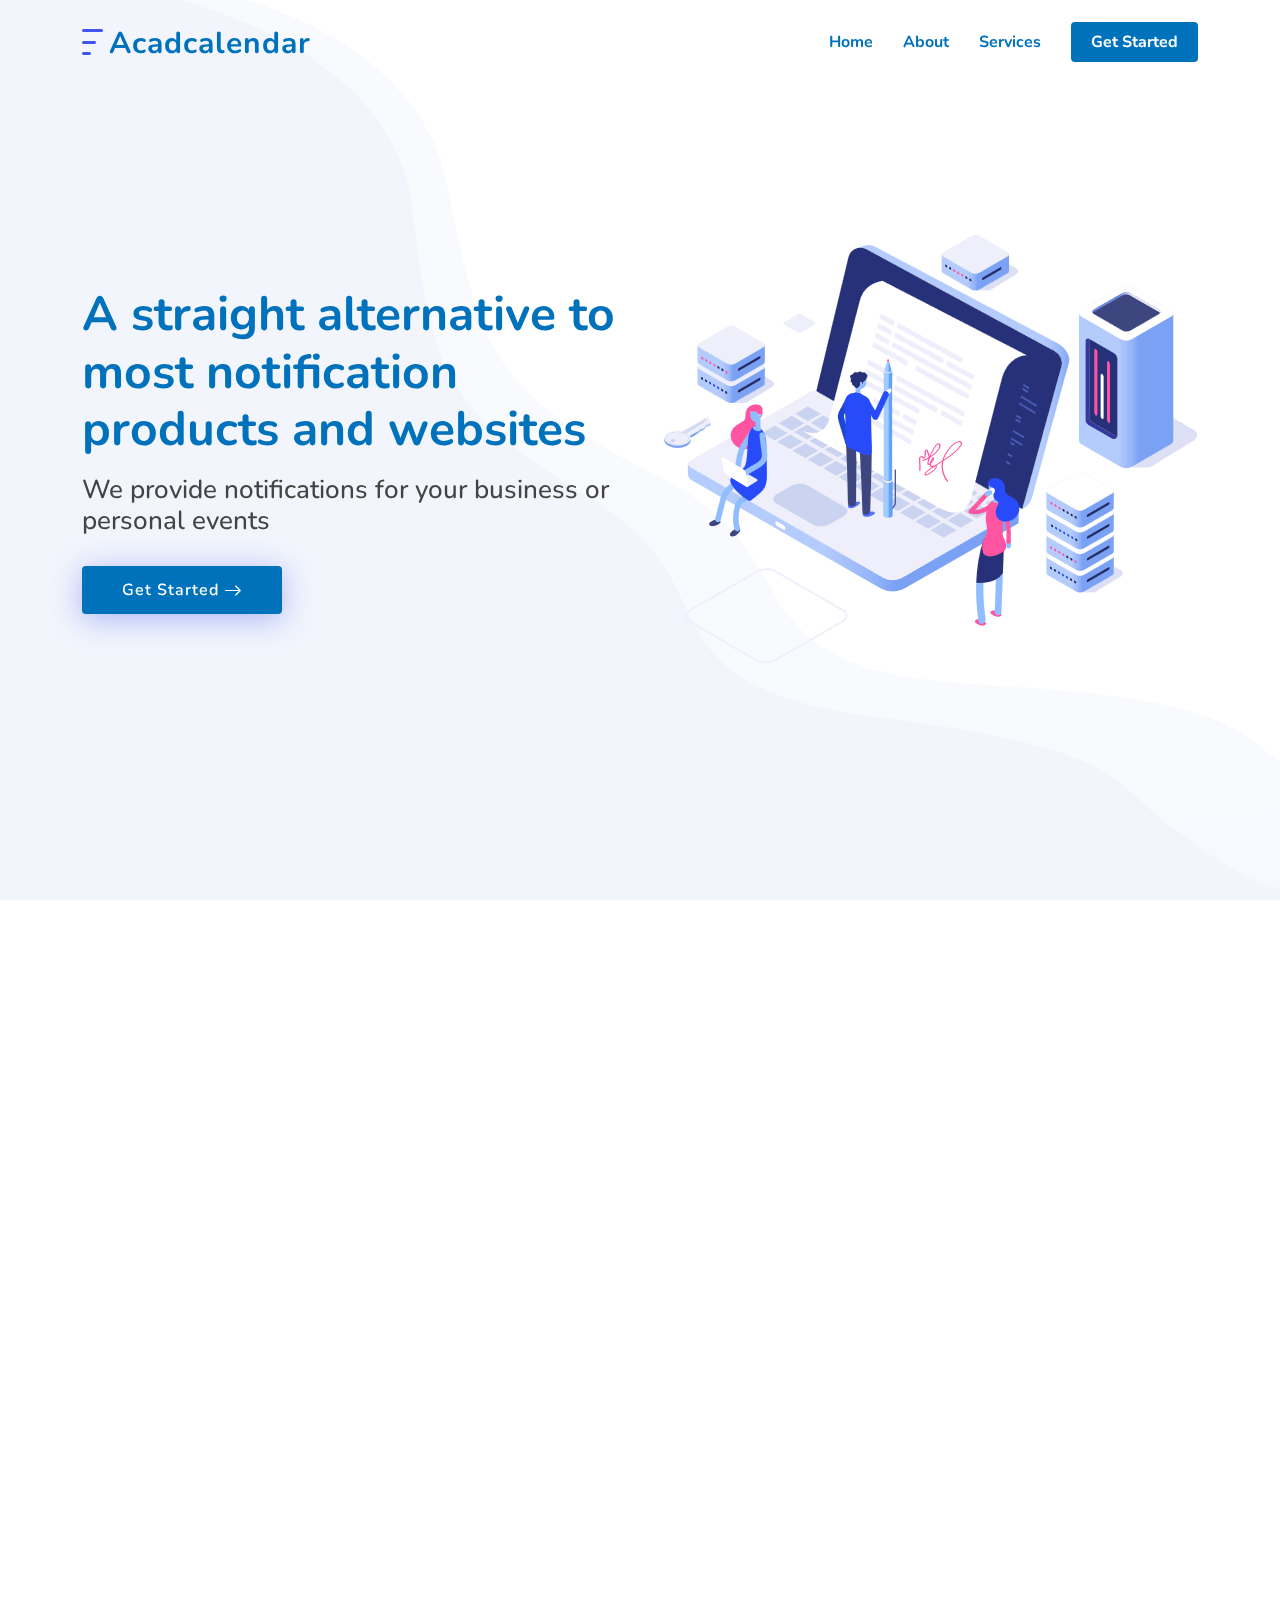
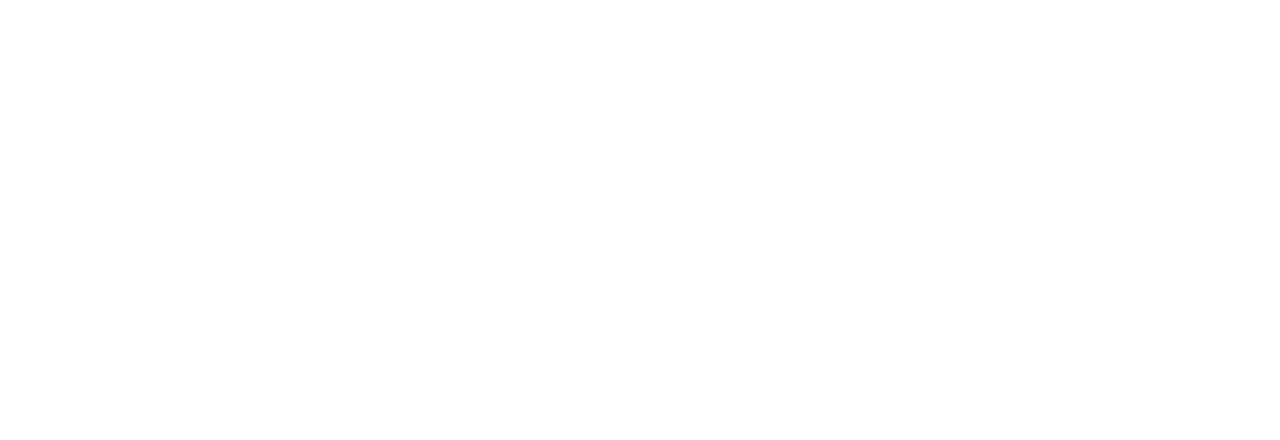
<file: index.html>
<!DOCTYPE html>
<html lang="en">

<head>
    <meta charset="utf-8">
    <meta content="width=device-width, initial-scale=1.0" name="viewport">
    <title>Acadcalendar</title>

    <!-- Favicons -->
    <link href="assets/img/favicon.png" rel="icon">
    <link href="assets/img/apple-touch-icon.png" rel="apple-touch-icon">

    <!-- Google Fonts -->
    <link href="https://fonts.googleapis.com/css?family=Open+Sans:300,300i,400,400i,600,600i,700,700i|Nunito:300,300i,400,400i,600,600i,700,700i|Poppins:300,300i,400,400i,500,500i,600,600i,700,700i" rel="stylesheet">

    <!-- Vendor CSS Files -->
    <link href="assets/vendor/aos/aos.css" rel="stylesheet">
    <link href="assets/vendor/bootstrap/css/bootstrap.min.css" rel="stylesheet">
    <link href="assets/vendor/bootstrap-icons/bootstrap-icons.css" rel="stylesheet">
    <link href="assets/vendor/glightbox/css/glightbox.min.css" rel="stylesheet">
    <link href="assets/vendor/remixicon/remixicon.css" rel="stylesheet">
    <link href="assets/vendor/swiper/swiper-bundle.min.css" rel="stylesheet">

    <!-- Main CSS File -->
    <link href="assets/css/web_style.css" rel="stylesheet">
</head>

<body>
      <!-- Header -->
      <header id="header" class="header fixed-top">
        <div class="container-fluid container-xl d-flex align-items-center justify-content-between">
       <!-- .navbar -->
          <a href="index.html" class="logo d-flex align-items-center">
            <img src="assets/img/logo.png" alt="">
            <span>Acadcalendar</span>
          </a>
          <nav id="navbar" class="navbar">
            <ul>
              <li><a class="nav-link scrollto active" href="#hero">Home</a></li>
              <li><a class="nav-link scrollto" href="#about">About</a></li>
              <li><a class="nav-link scrollto" href="#services">Services</a></li>
              <li><a class="getstarted scrollto" href="./calendar_log/login.html">Get Started</a></li>
            </ul>
            <i class="bi bi-list mobile-nav-toggle"></i>
          </nav>
        </div>
      </header>
      <!-- End Header -->

  <!-- Hero Section-->
  <section id="hero" class="hero d-flex align-items-center">

    <div class="container">
      <div class="row">
        <div class="col-lg-6 d-flex flex-column justify-content-center">
          <h1 data-aos="fade-up">A straight alternative to most notification products and websites</h1>
          <h2 data-aos="fade-up" data-aos-delay="400">We provide notifications for your business or personal events</h2>
          <div data-aos="fade-up" data-aos-delay="600">
            <div class="text-center text-lg-start">
              <a href="calendar_log/login.html" class="btn-get-started scrollto d-inline-flex align-items-center justify-content-center align-self-center">
                <span>Get Started</span>
                <i class="bi bi-arrow-right"></i>
              </a>
            </div>
          </div>
        </div>
        <div class="col-lg-6 hero-img" data-aos="zoom-out" data-aos-delay="200">
          <img src="assets/img/hero-img.png" class="img-fluid" alt="">
        </div>
      </div>
    </div>

  </section>
  <!-- End Hero -->
  
  <main id="main">
        <!-- About Section -->
        <section id="about" class="about">

        <div class="container" data-aos="fade-up">
            <div class="row gx-0">

            <div class="col-lg-6 d-flex flex-column justify-content-center" data-aos="fade-up" data-aos-delay="200">
                <div class="content">
                <h3>Who We Are</h3>
                <h2>We created this website in order to create a better, more efficient event notification calendar to the masses</h2>
                <p>
                    Furthermore, we added special fucntionalities that allow it to stand above its competitors.
                </p>
                <div class="text-center text-lg-start">
                    <a href="#" class="btn-read-more d-inline-flex align-items-center justify-content-center align-self-center">
                    <span>Read More</span>
                    <i class="bi bi-arrow-right"></i>
                    </a>
                </div>
                </div>
            </div>

            <div class="col-lg-6 d-flex align-items-center" data-aos="zoom-out" data-aos-delay="200">
                <img src="assets/img/about.jpg" class="img-fluid" alt="">
            </div>
            </div>
        </div>
        </section>
        <!-- End About Section -->

    <!-- Services Section  -->
    <section id="services" class="services">

      <div class="container" data-aos="fade-up">

        <header class="section-header">
          <h2>Services</h2>
          <p>You can send notifications to others and to yourself via...</p>
        </header>

        <div class="row gy-4">
          <div class="col-lg-4 col-md-6" data-aos="fade-up" data-aos-delay="200">
            <div class="service-box blue">
              <i class="ri-discuss-line icon"></i>
              <h3>Website Alerts</h3>
              <p>Notifications sent to you directly on the website</p>
              <a href="#" class="read-more"><span>Read More</span> <i class="bi bi-arrow-right"></i></a>
            </div>
          </div>

          <div class="col-lg-4 col-md-6" data-aos="fade-up" data-aos-delay="300">
            <div class="service-box orange">
              <i class="ri-discuss-line icon"></i>
              <h3>Emails</h3>
              <p>Notifications sent to you via Email</p>
              <a href="#" class="read-more"><span>Read More</span> <i class="bi bi-arrow-right"></i></a>
            </div>
          </div>

          <div class="col-lg-4 col-md-6" data-aos="fade-up" data-aos-delay="400">
            <div class="service-box green">
              <i class="ri-discuss-line icon"></i>
              <h3>SMS Messages</h3>
              <p>Notifications sent to you via SMS</p>
              <a href="#" class="read-more"><span>Read More</span> <i class="bi bi-arrow-right"></i></a>
            </div>
          </div>
        </div>
      </div>
    </section>
    <!-- End Services Section -->



    </main>
</body>
 <!-- Vendor JS Files -->
 <script src="assets/vendor/purecounter/purecounter_vanilla.js"></script>
 <script src="assets/vendor/aos/aos.js"></script>
 <script src="assets/vendor/bootstrap/js/bootstrap.bundle.min.js"></script>
 <script src="assets/vendor/glightbox/js/glightbox.min.js"></script>
 <script src="assets/vendor/isotope-layout/isotope.pkgd.min.js"></script>
 <script src="assets/vendor/swiper/swiper-bundle.min.js"></script>

 <!-- Main JS File -->
 <script src="assets/js/web_main.js"></script>
</html>
</file>
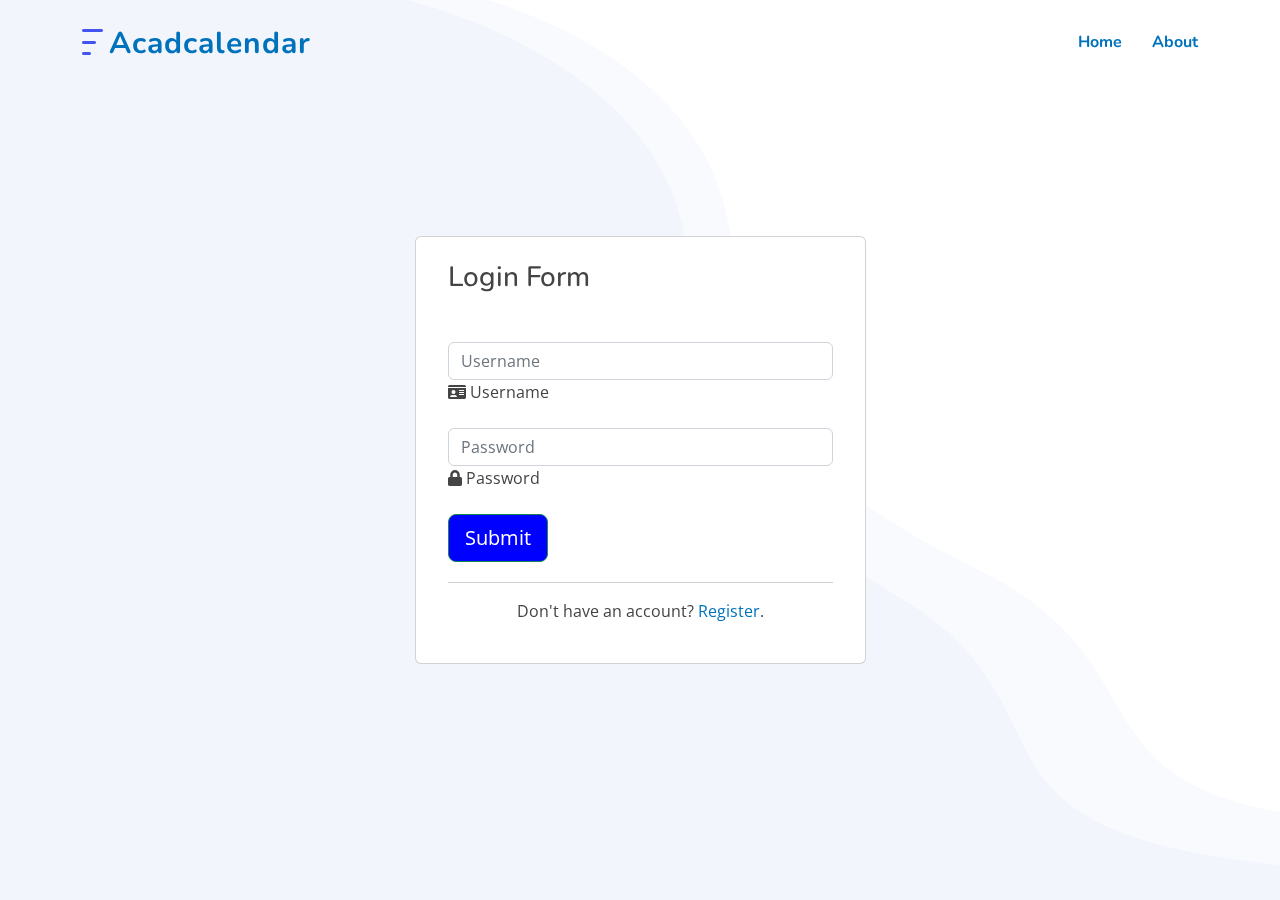
<file: calendar_log/login.html>
<!DOCTYPE html>
<html lang="en">

<head>
    <meta charset="utf-8">
    <meta content="width=device-width, initial-scale=1.0" name="viewport">
    <title>Acadcalendar - Login Form</title>

    <!-- Favicons -->
    <link href="../assets/img/favicon.png" rel="icon">
    <link href="../assets/img/apple-touch-icon.png" rel="apple-touch-icon">

    <!-- Google Fonts -->
    <link href="https://fonts.googleapis.com/css?family=Open+Sans:300,300i,400,400i,600,600i,700,700i|Nunito:300,300i,400,400i,600,600i,700,700i|Poppins:300,300i,400,400i,500,500i,600,600i,700,700i" rel="stylesheet">
    <link href="https://use.fontawesome.com/releases/v5.7.1/css/all.css" rel="stylesheet">

    <!-- Vendor CSS Files -->
    <link href="../assets/vendor/aos/aos.css" rel="stylesheet">
    <link href="../assets/vendor/bootstrap/css/bootstrap.min.css" rel="stylesheet">
    <link href="../assets/vendor/bootstrap-icons/bootstrap-icons.css" rel="stylesheet">
    <link href="../assets/vendor/glightbox/css/glightbox.min.css" rel="stylesheet">
    <link href="../assets/vendor/remixicon/remixicon.css" rel="stylesheet">
    <link href="../assets/vendor/swiper/swiper-bundle.min.css" rel="stylesheet">

    <!-- Main CSS File -->
    <link href="../assets/css/web_style.css" rel="stylesheet">
    
</head>

<body>
    <!-- Header -->
    <header id="header" class="header fixed-top">
        <div class="container-fluid container-xl d-flex align-items-center justify-content-between">
    <!-- .navbar -->
            <a href="../index.html" class="logo d-flex align-items-center">
                <img src="../assets/img/logo.png" alt="">
                <span>Acadcalendar</span>
            </a>
            <nav id="navbar" class="navbar">
                <ul>
                <li><a class="nav-link scrollto active" href="../index.html#hero">Home</a></li>
                <li><a class="nav-link scrollto" href="../index.html#about">About</a></li>
                </ul>
                <i class="bi bi-list mobile-nav-toggle"></i>
            </nav>
        </div>
    </header>
    <!-- End Header -->

    <section class="d-flex align-items-center" style="background-image: url('../assets/img/hero-bg.png'); height: 100vh;">
            <div class="container py-5 h-100 login overflow-auto" data-aos="fade-up">
                <div class="row d-flex justify-content-center align-items-center h-100">
                    <div class="col-lg-7 col-xl-5">
                        <div class="card rounded-2">
                            <div class="card-body p-3 p-md-4">
                            <!-- Title -->
                            <h3 class="mb-3 pb-2 pb-md-0 mb-md-5 px-md-2">Login Form</h3>
                            
                            <!-- Form -->
                            <!-- PHP link -->
                            <form class="px-md-2" action="login_authenticate.php" method="post" autocomplete="off">
                                <!-- Username -->
                                <div class="form-outline mb-3">
                                <input type="text" class="form-control" name="username" placeholder="Username" id="username" required />
                                <i class="fas fa-id-card"></i>
                                <label class="form-label" for="Username">Username</label>
                                </div>
                                        
                                <!-- Password -->
                                <div class="form-outline mb-3">
                                <input type="password" class="form-control" name="password" placeholder="Password" id="password" required/>
                                <i class="fas fa-lock"></i>
                                <label class="form-label" for="Password">Password</label>
                                </div>
                                    
                                <!-- Button -->
                                <button type="submit" class="btn btn-success btn-lg mb-1" style="background-color: #0000FF;">Submit</button>
                                    <!-- Other Stuff -->
                                    <hr>
                                    <p style="text-align:center;">Don't have an account? <a href="register.html">Register</a>.</p>
                            </form>
                                <!-- end of form -->
                            </div>
                        </div>
                    </div>
                </div>
             </div>
    </section>

</body>

 <!-- Vendor JS Files -->
 <script src="../assets/vendor/purecounter/purecounter_vanilla.js"></script>
 <script src="../assets/vendor/aos/aos.js"></script>
 <script src="../assets/vendor/bootstrap/js/bootstrap.bundle.min.js"></script>
 <script src="../assets/vendor/glightbox/js/glightbox.min.js"></script>
 <script src="../assets/vendor/isotope-layout/isotope.pkgd.min.js"></script>
 <script src="../assets/vendor/swiper/swiper-bundle.min.js"></script>

 <!-- Main JS File -->
 <script src="../assets/js/web_main.js"></script>
</html>
</file>
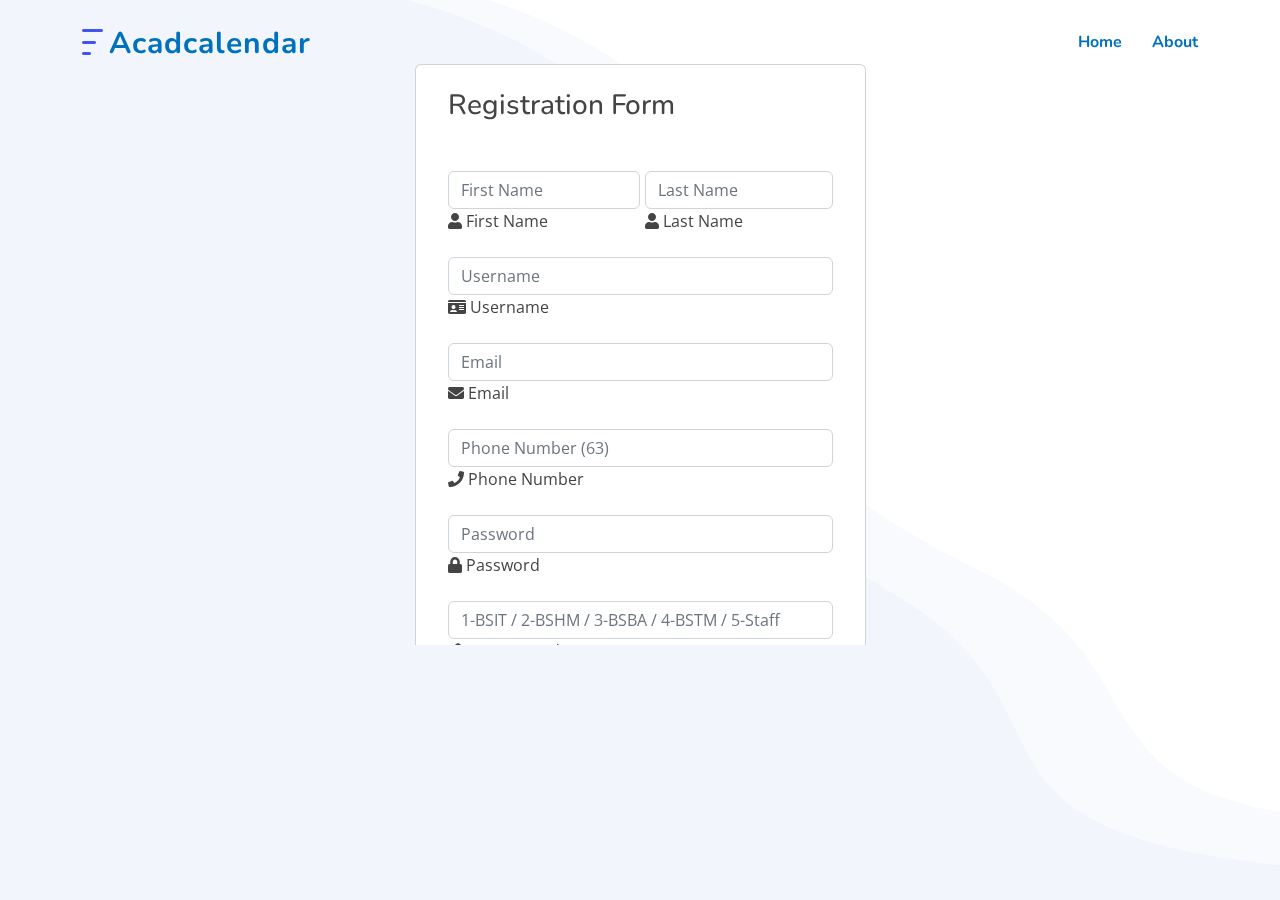
<file: calendar_log/register.html>
<!DOCTYPE html>
<html lang="en">

<head>
    <meta charset="utf-8">
    <meta content="width=device-width, initial-scale=1.0" name="viewport">
    <title>Acadcalendar - Registration Form</title>

    <!-- Favicons -->
    <link href="../assets/img/favicon.png" rel="icon">
    <link href="../assets/img/apple-touch-icon.png" rel="apple-touch-icon">

    <!-- Google Fonts -->
    <link href="https://fonts.googleapis.com/css?family=Open+Sans:300,300i,400,400i,600,600i,700,700i|Nunito:300,300i,400,400i,600,600i,700,700i|Poppins:300,300i,400,400i,500,500i,600,600i,700,700i" rel="stylesheet">
    <link href="https://use.fontawesome.com/releases/v5.7.1/css/all.css" rel="stylesheet">

    <!-- Vendor CSS Files -->
    <link href="../assets/vendor/aos/aos.css" rel="stylesheet">
    <link href="../assets/vendor/bootstrap/css/bootstrap.min.css" rel="stylesheet">
    <link href="../assets/vendor/bootstrap-icons/bootstrap-icons.css" rel="stylesheet">
    <link href="../assets/vendor/glightbox/css/glightbox.min.css" rel="stylesheet">
    <link href="../assets/vendor/remixicon/remixicon.css" rel="stylesheet">
    <link href="../assets/vendor/swiper/swiper-bundle.min.css" rel="stylesheet">

    <!-- Main CSS File -->
    <link href="../assets/css/web_style.css" rel="stylesheet">
</head>

<body>
    <!-- Header -->
    <header id="header" class="header fixed-top">
        <div class="container-fluid container-xl d-flex align-items-center justify-content-between">
    <!-- .navbar -->
        <a href="../index.html" class="logo d-flex align-items-center">
            <img src="../assets/img/logo.png" alt="">
            <span>Acadcalendar</span>
        </a>
        <nav id="navbar" class="navbar">
            <ul>
            <li><a class="nav-link scrollto active" href="../index.html#hero">Home</a></li>
            <li><a class="nav-link scrollto" href="../index.html#about">About</a></li>
            </ul>
            <i class="bi bi-list mobile-nav-toggle"></i>
        </nav>
        </div>
    </header>
    <!-- End Header -->

    <section class="d-flex" style="background-image: url('../assets/img/hero-bg.png'); height: 100vh;">
            <div class="container py-1 h-75 login overflow-auto" data-aos="fade-up">
                <div class="row d-flex justify-content-center align-items-center h-100">
                    <div class="col-lg-7 col-xl-5">
                    <div class="card rounded-2">
                        <div class="card-body p-3 p-md-4">
                        <!-- Title -->
                        <h3 class="mb-4 pb-2 pb-md-0 mb-md-5 px-md-2">Registration Form</h3>
                        
                        <!-- Form -->
                        <!-- PHP link -->
                        <form class="px-md-2" action="register.php" method="post" autocomplete="off">
                             <!-- First name -->
                            <div class="form-outline mb-3"  style="width:50%;float:left">
                            <input type="text" class="form-control" name="firstname" placeholder="First Name" id="firstname" required />
                            <i class="fas fa-user"></i>
                            <label class="form-label" for="Firstname">First Name</label>
                            </div>

                             <!-- Last name -->
                            <div class="form-outline mb-3" style="width:50%;float:left;padding-left: 5px;">
                            <input type="text" class="form-control" name="lastname" placeholder="Last Name" id="lastname" required />
                            <i class="fas fa-user"></i>
                            <label class="form-label" for="Lastname">Last Name</label>
                            </div>

                            <!-- Username -->
                            <div class="form-outline mb-3">
                            <input type="text" class="form-control" name="username" placeholder="Username" id="username" required />
                            <i class="fas fa-id-card"></i>
                            <label class="form-label" for="Username">Username</label>
                            </div>
                            
                            <!-- Email -->
                            <div class="form-outline mb-3">
                            <input type="email" class="form-control" name="email" placeholder="Email" id="email" />
                            <i class="fas fa-envelope"></i>
                            <label class="form-label" for="Email">Email</label>
                            </div>

                            <!-- Phone -->
                            <div class="form-outline mb-3">
                            <input type="phone" class="form-control" name="phone" placeholder="Phone Number (63)" id="phone" />
                            <i class="fas fa-phone"></i>
                            <label class="form-label" for="Phone">Phone Number</label>
                            </div>
                            
                            <!-- Password -->
                            <div class="form-outline mb-3">
                            <input type="password" class="form-control" name="password" placeholder="Password" id="password" required/>
                            <i class="fas fa-lock"></i>
                            <label class="form-label" for="Password">Password</label>
                            </div>
                            
                            <!-- Course -->
                            <div class="form-outline mb-3">
                            <input type="text" class="form-control" name="course" placeholder="1-BSIT / 2-BSHM / 3-BSBA / 4-BSTM / 5-Staff" id="course" required/>
                            <i class="fas fa-school"></i>
                            <label class="form-label" for="course">Course Code</label>
                            </div>
    
                            <!-- Year -->
                            <div class="form-outline mb-3">
                            <input type="text" class="form-control" name="year" placeholder="1-1st / 2-2nd / 3-3rd / 4-4th / 5-Staff" id="year" required/>
                            <i class="fas fa-graduation-cap"></i>
                            <label class="form-label" for="Year">Year Level Code</label>
                            </div>
                                
                            <!-- Button -->
                            <button type="submit" class="btn btn-success btn-lg mb-1" style="background-color: #0000FF;">Submit</button>
                                <!-- Other Stuff -->
                                <hr>
                                <p style="text-align:center;">Already have an account? <a href="login.html">Sign in</a>.</p>
                        </form>
                            <!-- end of form -->
                        </div>
                    </div>
                    </div>
                </div>
            </div>
    </section>

</body>

 <!-- Vendor JS Files -->
 <script src="../assets/vendor/purecounter/purecounter_vanilla.js"></script>
 <script src="../assets/vendor/aos/aos.js"></script>
 <script src="../assets/vendor/bootstrap/js/bootstrap.bundle.min.js"></script>
 <script src="../assets/vendor/glightbox/js/glightbox.min.js"></script>
 <script src="../assets/vendor/isotope-layout/isotope.pkgd.min.js"></script>
 <script src="../assets/vendor/swiper/swiper-bundle.min.js"></script>

 <!-- Main JS File -->
 <script src="../assets/js/web_main.js"></script>
</html>
</file>
<file: assets/css/web_style.css>
/*--------------------------------------------------------------
# General
--------------------------------------------------------------*/
:root {
  scroll-behavior: smooth;
}

body {
  font-family: "Open Sans", sans-serif;
  color: #444444;
}

a {
  color: #0072bc;
  text-decoration: none;
}

a:hover {
  color: #717ff5;
  text-decoration: none;
}

h1,
h2,
h3,
h4,
h5,
h6 {
  font-family: "Nunito", sans-serif;
}

/*--------------------------------------------------------------
# Sections
--------------------------------------------------------------*/
section {
  padding: 60px 0;
  overflow: hidden;
}

.section-header {
  text-align: center;
  padding-bottom: 40px;
}

.section-header h2 {
  font-size: 13px;
  letter-spacing: 1px;
  font-weight: 700;
  margin: 0;
  color: #0072bc;
  text-transform: uppercase;
}

.section-header p {
  margin: 10px 0 0 0;
  padding: 0;
  font-size: 38px;
  line-height: 42px;
  font-weight: 700;
  color: #0072bc;
}

@media (max-width: 768px) {
  .section-header p {
    font-size: 28px;
    line-height: 32px;
  }
}

/*--------------------------------------------------------------
# Breadcrumbs
--------------------------------------------------------------*/
.breadcrumbs {
  padding: 15px 0;
  background: #012970;
  min-height: 40px;
  margin-top: 82px;
  color: #fff;
}

@media (max-width: 992px) {
  .breadcrumbs {
    margin-top: 57px;
  }
}

.breadcrumbs h2 {
  font-size: 28px;
  font-weight: 500;
}

.breadcrumbs ol {
  display: flex;
  flex-wrap: wrap;
  list-style: none;
  padding: 0 0 10px 0;
  margin: 0;
  font-size: 14px;
}

.breadcrumbs ol a {
  color: #fff;
  transition: 0.3s;
}

.breadcrumbs ol a:hover {
  text-decoration: underline;
}

.breadcrumbs ol li+li {
  padding-left: 10px;
}

.breadcrumbs ol li+li::before {
  display: inline-block;
  padding-right: 10px;
  color: #8894f6;
  content: "/";
}

/*--------------------------------------------------------------
# Back to top button
--------------------------------------------------------------*/
.back-to-top {
  position: fixed;
  visibility: hidden;
  opacity: 0;
  right: 15px;
  bottom: 15px;
  z-index: 99999;
  background: #0072bc;
  width: 40px;
  height: 40px;
  border-radius: 4px;
  transition: all 0.4s;
}

.back-to-top i {
  font-size: 24px;
  color: #fff;
  line-height: 0;
}

.back-to-top:hover {
  background: #6776f4;
  color: #fff;
}

.back-to-top.active {
  visibility: visible;
  opacity: 1;
}

/*--------------------------------------------------------------
# Disable aos animation delay on mobile devices
--------------------------------------------------------------*/
@media screen and (max-width: 768px) {
  [data-aos-delay] {
    transition-delay: 0 !important;
  }
}

/*--------------------------------------------------------------
# Header
--------------------------------------------------------------*/
.header {
  transition: all 0.5s;
  z-index: 997;
  padding: 20px 0;
}

.header.header-scrolled {
  background: #fff;
  padding: 15px 0;
  box-shadow: 0px 2px 20px rgba(1, 41, 112, 0.1);
}

.header .logo {
  line-height: 0;
}

.header .logo img {
  max-height: 40px;
  margin-right: 6px;
}

.header .logo span {
  font-size: 30px;
  font-weight: 700;
  letter-spacing: 1px;
  color: #0072bc;
  font-family: "Nunito", sans-serif;
  margin-top: 3px;
}

/*--------------------------------------------------------------
# Navigation Menu
--------------------------------------------------------------*/
/**
* Desktop Navigation 
*/
.navbar {
  padding: 0;
}

.navbar ul {
  margin: 0;
  padding: 0;
  display: flex;
  list-style: none;
  align-items: center;
}

.navbar li {
  position: relative;
}

.navbar a,
.navbar a:focus {
  display: flex;
  align-items: center;
  justify-content: space-between;
  padding: 10px 0 10px 30px;
  font-family: "Nunito", sans-serif;
  font-size: 16px;
  font-weight: 700;
  color: #0072bc;
  white-space: nowrap;
  transition: 0.3s;
}

.navbar a i,
.navbar a:focus i {
  font-size: 12px;
  line-height: 0;
  margin-left: 5px;
}

.navbar a:hover,
.navbar .active,
.navbar .active:focus,
.navbar li:hover>a {
  color: #0072bc;
}

.navbar .getstarted,
.navbar .getstarted:focus {
  background: #0072bc;
  padding: 8px 20px;
  margin-left: 30px;
  border-radius: 4px;
  color: #fff;
}

.navbar .getstarted:hover,
.navbar .getstarted:focus:hover {
  color: #fff;
  background: #5969f3;
}

.navbar .dropdown ul {
  display: block;
  position: absolute;
  left: 14px;
  top: calc(100% + 30px);
  margin: 0;
  padding: 10px 0;
  z-index: 99;
  opacity: 0;
  visibility: hidden;
  background: #fff;
  box-shadow: 0px 0px 30px rgba(127, 137, 161, 0.25);
  transition: 0.3s;
  border-radius: 4px;
}

.navbar .dropdown ul li {
  min-width: 200px;
}

.navbar .dropdown ul a {
  padding: 10px 20px;
  font-size: 15px;
  text-transform: none;
  font-weight: 600;
}

.navbar .dropdown ul a i {
  font-size: 12px;
}

.navbar .dropdown ul a:hover,
.navbar .dropdown ul .active:hover,
.navbar .dropdown ul li:hover>a {
  color: #0072bc;
}

.navbar .dropdown:hover>ul {
  opacity: 1;
  top: 100%;
  visibility: visible;
}

.navbar .dropdown .dropdown ul {
  top: 0;
  left: calc(100% - 30px);
  visibility: hidden;
}

.navbar .dropdown .dropdown:hover>ul {
  opacity: 1;
  top: 0;
  left: 100%;
  visibility: visible;
}

@media (max-width: 1366px) {
  .navbar .dropdown .dropdown ul {
    left: -90%;
  }

  .navbar .dropdown .dropdown:hover>ul {
    left: -100%;
  }
}

/**
* Mobile Navigation 
*/
.mobile-nav-toggle {
  color: #0072bc;
  font-size: 28px;
  cursor: pointer;
  display: none;
  line-height: 0;
  transition: 0.5s;
}

.mobile-nav-toggle.bi-x {
  color: #fff;
}

@media (max-width: 991px) {
  .mobile-nav-toggle {
    display: block;
  }

  .navbar ul {
    display: none;
  }
}

.navbar-mobile {
  position: fixed;
  overflow: hidden;
  top: 0;
  right: 0;
  left: 0;
  bottom: 0;
  background: rgba(1, 22, 61, 0.9);
  transition: 0.3s;
}

.navbar-mobile .mobile-nav-toggle {
  position: absolute;
  top: 15px;
  right: 15px;
}

.navbar-mobile ul {
  display: block;
  position: absolute;
  top: 55px;
  right: 15px;
  bottom: 15px;
  left: 15px;
  padding: 10px 0;
  border-radius: 10px;
  background-color: #fff;
  overflow-y: auto;
  transition: 0.3s;
}

.navbar-mobile a,
.navbar-mobile a:focus {
  padding: 10px 20px;
  font-size: 15px;
  color: #012970;
}

.navbar-mobile a:hover,
.navbar-mobile .active,
.navbar-mobile li:hover>a {
  color: #0072bc;
}

.navbar-mobile .getstarted,
.navbar-mobile .getstarted:focus {
  margin: 15px;
}

.navbar-mobile .dropdown ul {
  position: static;
  display: none;
  margin: 10px 20px;
  padding: 10px 0;
  z-index: 99;
  opacity: 1;
  visibility: visible;
  background: #fff;
  box-shadow: 0px 0px 30px rgba(127, 137, 161, 0.25);
}

.navbar-mobile .dropdown ul li {
  min-width: 200px;
}

.navbar-mobile .dropdown ul a {
  padding: 10px 20px;
}

.navbar-mobile .dropdown ul a i {
  font-size: 12px;
}

.navbar-mobile .dropdown ul a:hover,
.navbar-mobile .dropdown ul .active:hover,
.navbar-mobile .dropdown ul li:hover>a {
  color: #0072bc;
}

.navbar-mobile .dropdown>.dropdown-active {
  display: block;
}

/*--------------------------------------------------------------
# Hero Section
--------------------------------------------------------------*/
.hero {
  width: 100%;
  height: 100vh;
  background: url(../img/hero-bg.png) top center no-repeat;
  background-size: cover;
}

.hero h1 {
  margin: 0;
  font-size: 48px;
  font-weight: 700;
  color: #0072bc;
}

.hero h2 {
  color: #444444;
  margin: 15px 0 0 0;
  font-size: 26px;
}

.hero .btn-get-started {
  margin-top: 30px;
  line-height: 0;
  padding: 15px 40px;
  border-radius: 4px;
  transition: 0.5s;
  color: #fff;
  background: #0072bc;
  box-shadow: 0px 5px 30px rgba(65, 84, 241, 0.4);
}

.hero .btn-get-started span {
  font-family: "Nunito", sans-serif;
  font-weight: 600;
  font-size: 16px;
  letter-spacing: 1px;
}

.hero .btn-get-started i {
  margin-left: 5px;
  font-size: 18px;
  transition: 0.3s;
}

.hero .btn-get-started:hover i {
  transform: translateX(5px);
}

.hero .hero-img {
  text-align: right;
}

@media (min-width: 1024px) {
  .hero {
    background-attachment: fixed;
  }
}

@media (max-width: 991px) {
  .hero {
    height: auto;
    padding: 120px 0 60px 0;
  }

  .hero .hero-img {
    text-align: center;
    margin-top: 80px;
  }

  .hero .hero-img img {
    width: 80%;
  }
}

@media (max-width: 768px) {
  .hero {
    text-align: center;
  }

  .hero h1 {
    font-size: 32px;
  }

  .hero h2 {
    font-size: 24px;
  }

  .hero .hero-img img {
    width: 100%;
  }
}

/*--------------------------------------------------------------
# Index Page
--------------------------------------------------------------*/
/*--------------------------------------------------------------
# About
--------------------------------------------------------------*/
.about .content {
  background-color: #f6f9ff;
  padding: 40px;
}

.about h3 {
  font-size: 14px;
  font-weight: 700;
  color: #0072bc;
  text-transform: uppercase;
}

.about h2 {
  font-size: 24px;
  font-weight: 700;
  color: #0072bc;
}

.about p {
  margin: 15px 0 30px 0;
  line-height: 24px;
}

.about .btn-read-more {
  line-height: 0;
  padding: 15px 40px;
  border-radius: 4px;
  transition: 0.5s;
  color: #fff;
  background: #0072bc;
  box-shadow: 0px 5px 25px rgba(65, 84, 241, 0.3);
}

.about .btn-read-more span {
  font-family: "Nunito", sans-serif;
  font-weight: 600;
  font-size: 16px;
  letter-spacing: 1px;
}

.about .btn-read-more i {
  margin-left: 5px;
  font-size: 18px;
  transition: 0.3s;
}

.about .btn-read-more:hover i {
  transform: translateX(5px);
}

/*--------------------------------------------------------------
# Values
--------------------------------------------------------------*/
.values .box {
  padding: 30px;
  box-shadow: 0px 0 5px rgba(1, 41, 112, 0.08);
  text-align: center;
  transition: 0.3s;
  height: 100%;
}

.values .box img {
  padding: 30px 50px;
  transition: 0.5s;
  transform: scale(1.1);
}

.values .box h3 {
  font-size: 24px;
  color: #0072bc;
  font-weight: 700;
  margin-bottom: 18px;
}

.values .box:hover {
  box-shadow: 0px 0 30px rgba(1, 41, 112, 0.08);
}

.values .box:hover img {
  transform: scale(1);
}

/*--------------------------------------------------------------
# Counts
--------------------------------------------------------------*/
.counts {
  padding: 70px 0 60px;
}

.counts .count-box {
  display: flex;
  align-items: center;
  padding: 30px;
  width: 100%;
  background: #fff;
  box-shadow: 0px 0 30px rgba(1, 41, 112, 0.08);
}

.counts .count-box i {
  font-size: 42px;
  line-height: 0;
  margin-right: 20px;
  color: #0072bc;
}

.counts .count-box span {
  font-size: 36px;
  display: block;
  font-weight: 600;
  color: #0b198f;
}

.counts .count-box p {
  padding: 0;
  margin: 0;
  font-family: "Nunito", sans-serif;
  font-size: 14px;
}

/*--------------------------------------------------------------
# Features
--------------------------------------------------------------*/
.features .feature-box {
  padding: 24px 20px;
  box-shadow: 0px 0 30px rgba(1, 41, 112, 0.08);
  transition: 0.3s;
  height: 100%;
}

.features .feature-box h3 {
  font-size: 18px;
  color: #0072bc;
  font-weight: 700;
  margin: 0;
}

.features .feature-box i {
  line-height: 0;
  background: #ecf3ff;
  padding: 4px;
  margin-right: 10px;
  font-size: 24px;
  border-radius: 3px;
  transition: 0.3s;
}

.features .feature-box:hover i {
  background: #0072bc;
  color: #fff;
}

.features .feture-tabs {
  margin-top: 120px;
}

.features .feture-tabs h3 {
  color: #0072bc;
  font-weight: 700;
  font-size: 32px;
  margin-bottom: 10px;
}

@media (max-width: 768px) {
  .features .feture-tabs h3 {
    font-size: 28px;
  }
}

.features .feture-tabs .nav-pills {
  border-bottom: 1px solid #eee;
}

.features .feture-tabs .nav-link {
  background: none;
  text-transform: uppercase;
  font-size: 15px;
  font-weight: 600;
  color: #012970;
  padding: 12px 0;
  margin-right: 25px;
  margin-bottom: -2px;
  border-radius: 0;
}

.features .feture-tabs .nav-link.active {
  color: #0072bc;
  border-bottom: 3px solid #0072bc;
}

.features .feture-tabs .tab-content h4 {
  font-size: 18px;
  margin: 0;
  font-weight: 700;
  color: #012970;
}

.features .feture-tabs .tab-content i {
  font-size: 24px;
  line-height: 0;
  margin-right: 8px;
  color: #0072bc;
}

.features .feature-icons {
  margin-top: 120px;
}

.features .feature-icons h3 {
  color: #0072bc;
  font-weight: 700;
  font-size: 32px;
  margin-bottom: 20px;
  text-align: center;
}

@media (max-width: 768px) {
  .features .feature-icons h3 {
    font-size: 28px;
  }
}

.features .feature-icons .content .icon-box {
  display: flex;
}

.features .feature-icons .content .icon-box h4 {
  font-size: 20px;
  font-weight: 700;
  margin: 0 0 10px 0;
  color: #012970;
}

.features .feature-icons .content .icon-box i {
  font-size: 44px;
  line-height: 44px;
  color: #0245bc;
  margin-right: 15px;
}

.features .feature-icons .content .icon-box p {
  font-size: 15px;
  color: #848484;
}

/*--------------------------------------------------------------
# Services
--------------------------------------------------------------*/
.services .service-box {
  box-shadow: 0px 0 30px rgba(1, 41, 112, 0.08);
  height: 100%;
  padding: 60px 30px;
  text-align: center;
  transition: 0.3s;
  border-radius: 5px;
}

.services .service-box .icon {
  font-size: 36px;
  padding: 40px 20px;
  border-radius: 4px;
  position: relative;
  margin-bottom: 25px;
  display: inline-block;
  line-height: 0;
  transition: 0.3s;
}

.services .service-box h3 {
  color: #444444;
  font-weight: 700;
}

.services .service-box .read-more {
  display: inline-flex;
  align-items: center;
  justify-content: center;
  font-weight: 600;
  font-size: 16px;
  padding: 8px 20px;
}

.services .service-box .read-more i {
  line-height: 0;
  margin-left: 5px;
  font-size: 18px;
}

.services .service-box.blue {
  border-bottom: 3px solid #2db6fa;
}

.services .service-box.blue .icon {
  color: #2db6fa;
  background: #dbf3fe;
}

.services .service-box.blue .read-more {
  color: #2db6fa;
}

.services .service-box.blue:hover {
  background: #2db6fa;
}

.services .service-box.orange {
  border-bottom: 3px solid #f68c09;
}

.services .service-box.orange .icon {
  color: #f68c09;
  background: #fde3c4;
}

.services .service-box.orange .read-more {
  color: #f68c09;
}

.services .service-box.orange:hover {
  background: #f68c09;
}

.services .service-box.green {
  border-bottom: 3px solid #08da4e;
}

.services .service-box.green .icon {
  color: #08da4e;
  background: #cffddf;
}

.services .service-box.green .read-more {
  color: #08da4e;
}

.services .service-box.green:hover {
  background: #08da4e;
}

.services .service-box.red {
  border-bottom: 3px solid #e9222c;
}

.services .service-box.red .icon {
  color: #e9222c;
  background: #fef7f8;
}

.services .service-box.red .read-more {
  color: #e9222c;
}

.services .service-box.red:hover {
  background: #e9222c;
}

.services .service-box.purple {
  border-bottom: 3px solid #b50edf;
}

.services .service-box.purple .icon {
  color: #b50edf;
  background: #f8e4fd;
}

.services .service-box.purple .read-more {
  color: #b50edf;
}

.services .service-box.purple:hover {
  background: #b50edf;
}

.services .service-box.pink {
  border-bottom: 3px solid #f51f9c;
}

.services .service-box.pink .icon {
  color: #f51f9c;
  background: #feecf7;
}

.services .service-box.pink .read-more {
  color: #f51f9c;
}

.services .service-box.pink:hover {
  background: #f51f9c;
}

.services .service-box:hover h3,
.services .service-box:hover p,
.services .service-box:hover .read-more {
  color: #fff;
}

.services .service-box:hover .icon {
  background: #fff;
}

/*--------------------------------------------------------------
# Pricing
--------------------------------------------------------------*/
.pricing .box {
  padding: 40px 20px;
  background: #fff;
  text-align: center;
  box-shadow: 0px 0 30px rgba(1, 41, 112, 0.08);
  border-radius: 4px;
  position: relative;
  overflow: hidden;
  transition: 0.3s;
}

.pricing .box:hover {
  transform: scale(1.1);
  box-shadow: 0px 0 30px rgba(1, 41, 112, 0.1);
}

.pricing h3 {
  font-weight: 700;
  font-size: 18px;
  margin-bottom: 15px;
}

.pricing .price {
  font-size: 36px;
  color: #444444;
  font-weight: 600;
  font-family: "Poppins", sans-serif;
}

.pricing .price sup {
  font-size: 20px;
  top: -15px;
  left: -3px;
}

.pricing .price span {
  color: #bababa;
  font-size: 16px;
  font-weight: 300;
}

.pricing img {
  padding: 30px 40px;
}

.pricing ul {
  padding: 0;
  list-style: none;
  color: #444444;
  text-align: center;
  line-height: 26px;
  font-size: 16px;
  margin-bottom: 25px;
}

.pricing ul li {
  padding-bottom: 10px;
}

.pricing ul .na {
  color: #ccc;
  text-decoration: line-through;
}

.pricing .btn-buy {
  display: inline-block;
  padding: 8px 40px 10px 40px;
  border-radius: 50px;
  color: #0072bc;
  transition: none;
  font-size: 16px;
  font-weight: 400;
  font-family: "Nunito", sans-serif;
  font-weight: 600;
  transition: 0.3s;
  border: 1px solid #0072bc;
}

.pricing .btn-buy:hover {
  background: #0072bc;
  color: #fff;
}

.pricing .featured {
  width: 200px;
  position: absolute;
  top: 18px;
  right: -68px;
  transform: rotate(45deg);
  z-index: 1;
  font-size: 14px;
  padding: 1px 0 3px 0;
  background: #0072bc;
  color: #fff;
}

/*--------------------------------------------------------------
# F.A.Q
--------------------------------------------------------------*/
.faq .accordion-collapse {
  border: 0;
}

.faq .accordion-button {
  padding: 15px 15px 20px 0;
  font-weight: 600;
  border: 0;
  font-size: 18px;
  color: #444444;
  text-align: left;
}

.faq .accordion-button:focus {
  box-shadow: none;
}

.faq .accordion-button:not(.collapsed) {
  background: none;
  color: #0072bc;
  border-bottom: 0;
}

.faq .accordion-body {
  padding: 0 0 25px 0;
  border: 0;
}

/*--------------------------------------------------------------
# Portfolio
--------------------------------------------------------------*/
.portfolio #portfolio-flters {
  padding: 0;
  margin: 0 auto 25px auto;
  list-style: none;
  text-align: center;
  background: white;
  border-radius: 50px;
  padding: 2px 15px;
}

.portfolio #portfolio-flters li {
  cursor: pointer;
  display: inline-block;
  padding: 8px 20px 10px 20px;
  font-size: 15px;
  font-weight: 600;
  line-height: 1;
  color: #444444;
  margin: 0 4px 8px 4px;
  transition: 0.3s;
  border-radius: 50px;
  border: 1px solid #fff;
}

.portfolio #portfolio-flters li:hover,
.portfolio #portfolio-flters li.filter-active {
  color: #0072bc;
  border-color: #0072bc;
}

.portfolio #portfolio-flters li:last-child {
  margin-right: 0;
}

.portfolio .portfolio-wrap {
  transition: 0.3s;
  position: relative;
  overflow: hidden;
  z-index: 1;
  background: rgba(255, 255, 255, 0.75);
}

.portfolio .portfolio-wrap::before {
  content: "";
  background: rgba(255, 255, 255, 0.75);
  position: absolute;
  left: 30px;
  right: 30px;
  top: 30px;
  bottom: 30px;
  transition: all ease-in-out 0.3s;
  z-index: 2;
  opacity: 0;
}

.portfolio .portfolio-wrap img {
  transition: 1s;
}

.portfolio .portfolio-wrap .portfolio-info {
  opacity: 0;
  position: absolute;
  top: 0;
  left: 0;
  right: 0;
  bottom: 0;
  text-align: center;
  z-index: 3;
  transition: all ease-in-out 0.3s;
  display: flex;
  flex-direction: column;
  justify-content: center;
  align-items: center;
}

.portfolio .portfolio-wrap .portfolio-info::before {
  display: block;
  content: "";
  width: 48px;
  height: 48px;
  position: absolute;
  top: 35px;
  left: 35px;
  border-top: 3px solid rgba(1, 41, 112, 0.2);
  border-left: 3px solid rgba(1, 41, 112, 0.2);
  transition: all 0.5s ease 0s;
  z-index: 9994;
}

.portfolio .portfolio-wrap .portfolio-info::after {
  display: block;
  content: "";
  width: 48px;
  height: 48px;
  position: absolute;
  bottom: 35px;
  right: 35px;
  border-bottom: 3px solid rgba(1, 41, 112, 0.2);
  border-right: 3px solid rgba(1, 41, 112, 0.2);
  transition: all 0.5s ease 0s;
  z-index: 9994;
}

.portfolio .portfolio-wrap .portfolio-info h4 {
  font-size: 20px;
  color: #012970;
  font-weight: 700;
}

.portfolio .portfolio-wrap .portfolio-info p {
  color: #012970;
  font-weight: 600;
  font-size: 14px;
  text-transform: uppercase;
  padding: 0;
  margin: 0;
}

.portfolio .portfolio-wrap .portfolio-links {
  text-align: center;
  z-index: 4;
}

.portfolio .portfolio-wrap .portfolio-links a {
  color: #fff;
  background: #0072bc;
  margin: 10px 2px;
  width: 36px;
  height: 36px;
  display: inline-flex;
  align-items: center;
  justify-content: center;
  border-radius: 50%;
  transition: 0.3s;
}

.portfolio .portfolio-wrap .portfolio-links a i {
  font-size: 24px;
  line-height: 0;
}

.portfolio .portfolio-wrap .portfolio-links a:hover {
  background: #5969f3;
}

.portfolio .portfolio-wrap:hover img {
  transform: scale(1.1);
}

.portfolio .portfolio-wrap:hover::before {
  top: 0;
  left: 0;
  right: 0;
  bottom: 0;
  opacity: 1;
}

.portfolio .portfolio-wrap:hover .portfolio-info {
  opacity: 1;
}

.portfolio .portfolio-wrap:hover .portfolio-info::before {
  top: 15px;
  left: 15px;
}

.portfolio .portfolio-wrap:hover .portfolio-info::after {
  bottom: 15px;
  right: 15px;
}

/*--------------------------------------------------------------
# Portfolio Details
--------------------------------------------------------------*/
.portfolio-details {
  padding-top: 40px;
}

.portfolio-details .portfolio-details-slider img {
  width: 100%;
}

.portfolio-details .portfolio-details-slider .swiper-pagination {
  margin-top: 20px;
  position: relative;
}

.portfolio-details .portfolio-details-slider .swiper-pagination .swiper-pagination-bullet {
  width: 12px;
  height: 12px;
  background-color: #fff;
  opacity: 1;
  border: 1px solid #0072bc;
}

.portfolio-details .portfolio-details-slider .swiper-pagination .swiper-pagination-bullet-active {
  background-color: #0072bc;
}

.portfolio-details .portfolio-info {
  padding: 30px;
  box-shadow: 0px 0 30px rgba(1, 41, 112, 0.08);
}

.portfolio-details .portfolio-info h3 {
  font-size: 22px;
  font-weight: 700;
  margin-bottom: 20px;
  padding-bottom: 20px;
  border-bottom: 1px solid #eee;
}

.portfolio-details .portfolio-info ul {
  list-style: none;
  padding: 0;
  font-size: 15px;
}

.portfolio-details .portfolio-info ul li+li {
  margin-top: 10px;
}

.portfolio-details .portfolio-description {
  padding-top: 30px;
}

.portfolio-details .portfolio-description h2 {
  font-size: 26px;
  font-weight: 700;
  margin-bottom: 20px;
}

.portfolio-details .portfolio-description p {
  padding: 0;
}

/*--------------------------------------------------------------
# Testimonials
--------------------------------------------------------------*/
.testimonials .testimonial-item {
  box-sizing: content-box;
  padding: 30px;
  margin: 40px 30px;
  box-shadow: 0px 0 20px rgba(1, 41, 112, 0.1);
  background: #fff;
  min-height: 320px;
  display: flex;
  flex-direction: column;
  text-align: center;
  transition: 0.3s;
}

.testimonials .testimonial-item .stars {
  margin-bottom: 15px;
}

.testimonials .testimonial-item .stars i {
  color: #ffc107;
  margin: 0 1px;
}

.testimonials .testimonial-item .testimonial-img {
  width: 90px;
  border-radius: 50%;
  border: 4px solid #fff;
  margin: 0 auto;
}

.testimonials .testimonial-item h3 {
  font-size: 18px;
  font-weight: bold;
  margin: 10px 0 5px 0;
  color: #111;
}

.testimonials .testimonial-item h4 {
  font-size: 14px;
  color: #999;
  margin: 0;
}

.testimonials .testimonial-item p {
  font-style: italic;
  margin: 0 auto 15px auto;
}

.testimonials .swiper-pagination {
  margin-top: 20px;
  position: relative;
}

.testimonials .swiper-pagination .swiper-pagination-bullet {
  width: 12px;
  height: 12px;
  background-color: #fff;
  opacity: 1;
  border: 1px solid #0072bc;
}

.testimonials .swiper-pagination .swiper-pagination-bullet-active {
  background-color: #0072bc;
}

.testimonials .swiper-slide {
  opacity: 0.3;
}

@media (max-width: 1199px) {
  .testimonials .swiper-slide-active {
    opacity: 1;
  }

  .testimonials .swiper-pagination {
    margin-top: 0;
  }
}

@media (min-width: 1200px) {
  .testimonials .swiper-slide-next {
    opacity: 1;
    transform: scale(1.12);
  }
}

/*--------------------------------------------------------------
# Team
--------------------------------------------------------------*/
.team {
  background: #fff;
  padding: 60px 0;
}

.team .member {
  overflow: hidden;
  text-align: center;
  border-radius: 5px;
  background: #fff;
  box-shadow: 0px 0 30px rgba(1, 41, 112, 0.08);
  transition: 0.3s;
}

.team .member .member-img {
  position: relative;
  overflow: hidden;
}

.team .member .member-img:after {
  position: absolute;
  content: "";
  left: 0;
  bottom: 0;
  height: 100%;
  width: 100%;
  background: url(../img/team-shape.svg) no-repeat center bottom;
  background-size: contain;
  z-index: 1;
}

.team .member .social {
  position: absolute;
  right: -100%;
  top: 30px;
  opacity: 0;
  border-radius: 4px;
  transition: 0.5s;
  background: rgba(255, 255, 255, 0.3);
  z-index: 2;
}

.team .member .social a {
  transition: color 0.3s;
  color: rgba(1, 41, 112, 0.5);
  margin: 15px 12px;
  display: block;
  line-height: 0;
  text-align: center;
}

.team .member .social a:hover {
  color: rgba(1, 41, 112, 0.8);
}

.team .member .social i {
  font-size: 18px;
}

.team .member .member-info {
  padding: 10px 15px 20px 15px;
}

.team .member .member-info h4 {
  font-weight: 700;
  margin-bottom: 5px;
  font-size: 20px;
  color: #012970;
}

.team .member .member-info span {
  display: block;
  font-size: 14px;
  font-weight: 400;
  color: #aaaaaa;
}

.team .member .member-info p {
  font-style: italic;
  font-size: 14px;
  padding-top: 15px;
  line-height: 26px;
  color: #5e5e5e;
}

.team .member:hover {
  transform: scale(1.08);
  box-shadow: 0px 0 30px rgba(1, 41, 112, 0.1);
}

.team .member:hover .social {
  right: 8px;
  opacity: 1;
}

/*--------------------------------------------------------------
# Clients
--------------------------------------------------------------*/
.clients .clients-slider .swiper-slide img {
  opacity: 0.5;
  transition: 0.3s;
}

.clients .clients-slider .swiper-slide img:hover {
  opacity: 1;
}

.clients .clients-slider .swiper-pagination {
  margin-top: 20px;
  position: relative;
}

.clients .clients-slider .swiper-pagination .swiper-pagination-bullet {
  width: 12px;
  height: 12px;
  background-color: #fff;
  opacity: 1;
  border: 1px solid #0072bc;
}

.clients .clients-slider .swiper-pagination .swiper-pagination-bullet-active {
  background-color: #0072bc;
}

/*--------------------------------------------------------------
# Recent Blog Posts
--------------------------------------------------------------*/
.recent-blog-posts .post-box {
  box-shadow: 0px 0 30px rgba(1, 41, 112, 0.08);
  transition: 0.3s;
  height: 100%;
  overflow: hidden;
  padding: 30px;
  border-radius: 8px;
  position: relative;
  display: flex;
  flex-direction: column;
}

.recent-blog-posts .post-box .post-img {
  overflow: hidden;
  margin: -30px -30px 15px -30px;
  position: relative;
}

.recent-blog-posts .post-box .post-img img {
  transition: 0.5s;
}

.recent-blog-posts .post-box .post-date {
  font-size: 16px;
  font-weight: 600;
  color: rgba(1, 41, 112, 0.6);
  display: block;
  margin-bottom: 10px;
}

.recent-blog-posts .post-box .post-title {
  font-size: 24px;
  color: #012970;
  font-weight: 700;
  margin-bottom: 18px;
  position: relative;
  transition: 0.3s;
}

.recent-blog-posts .post-box .readmore {
  display: flex;
  align-items: center;
  font-weight: 600;
  line-height: 1;
  transition: 0.3s;
}

.recent-blog-posts .post-box .readmore i {
  line-height: 0;
  margin-left: 4px;
  font-size: 18px;
}

.recent-blog-posts .post-box:hover .post-title {
  color: #0072bc;
}

.recent-blog-posts .post-box:hover .post-img img {
  transform: rotate(6deg) scale(1.2);
}

/*--------------------------------------------------------------
# Contact
--------------------------------------------------------------*/
.contact .info-box {
  color: #444444;
  background: #fafbff;
  padding: 30px;
}

.contact .info-box i {
  font-size: 38px;
  line-height: 0;
  color: #0072bc;
}

.contact .info-box h3 {
  font-size: 20px;
  color: #012970;
  font-weight: 700;
  margin: 20px 0 10px 0;
}

.contact .info-box p {
  padding: 0;
  line-height: 24px;
  font-size: 14px;
  margin-bottom: 0;
}

.contact .php-email-form {
  background: #fafbff;
  padding: 30px;
  height: 100%;
}

.contact .php-email-form .error-message {
  display: none;
  color: #fff;
  background: #ed3c0d;
  text-align: left;
  padding: 15px;
  margin-bottom: 24px;
  font-weight: 600;
}

.contact .php-email-form .sent-message {
  display: none;
  color: #fff;
  background: #18d26e;
  text-align: center;
  padding: 15px;
  margin-bottom: 24px;
  font-weight: 600;
}

.contact .php-email-form .loading {
  display: none;
  background: #fff;
  text-align: center;
  padding: 15px;
  margin-bottom: 24px;
}

.contact .php-email-form .loading:before {
  content: "";
  display: inline-block;
  border-radius: 50%;
  width: 24px;
  height: 24px;
  margin: 0 10px -6px 0;
  border: 3px solid #18d26e;
  border-top-color: #eee;
  -webkit-animation: animate-loading 1s linear infinite;
  animation: animate-loading 1s linear infinite;
}

.contact .php-email-form input,
.contact .php-email-form textarea {
  border-radius: 0;
  box-shadow: none;
  font-size: 14px;
  border-radius: 0;
}

.contact .php-email-form input:focus,
.contact .php-email-form textarea:focus {
  border-color: #0072bc;
}

.contact .php-email-form input {
  padding: 10px 15px;
}

.contact .php-email-form textarea {
  padding: 12px 15px;
}

.contact .php-email-form button[type=submit] {
  background: #0072bc;
  border: 0;
  padding: 10px 30px;
  color: #fff;
  transition: 0.4s;
  border-radius: 4px;
}

.contact .php-email-form button[type=submit]:hover {
  background: #5969f3;
}

@-webkit-keyframes animate-loading {
  0% {
    transform: rotate(0deg);
  }

  100% {
    transform: rotate(360deg);
  }
}

@keyframes animate-loading {
  0% {
    transform: rotate(0deg);
  }

  100% {
    transform: rotate(360deg);
  }
}

/*--------------------------------------------------------------
# Blog
--------------------------------------------------------------*/
.blog {
  padding: 40px 0 20px 0;
}

.blog .entry {
  padding: 30px;
  margin-bottom: 60px;
  box-shadow: 0 4px 16px rgba(0, 0, 0, 0.1);
}

.blog .entry .entry-img {
  max-height: 440px;
  margin: -30px -30px 20px -30px;
  overflow: hidden;
}

.blog .entry .entry-title {
  font-size: 28px;
  font-weight: bold;
  padding: 0;
  margin: 0 0 20px 0;
}

.blog .entry .entry-title a {
  color: #012970;
  transition: 0.3s;
}

.blog .entry .entry-title a:hover {
  color: #0072bc;
}

.blog .entry .entry-meta {
  margin-bottom: 15px;
  color: #4084fd;
}

.blog .entry .entry-meta ul {
  display: flex;
  flex-wrap: wrap;
  list-style: none;
  align-items: center;
  padding: 0;
  margin: 0;
}

.blog .entry .entry-meta ul li+li {
  padding-left: 20px;
}

.blog .entry .entry-meta i {
  font-size: 16px;
  margin-right: 8px;
  line-height: 0;
}

.blog .entry .entry-meta a {
  color: #777777;
  font-size: 14px;
  display: inline-block;
  line-height: 1;
}

.blog .entry .entry-content p {
  line-height: 24px;
}

.blog .entry .entry-content .read-more {
  -moz-text-align-last: right;
  text-align-last: right;
}

.blog .entry .entry-content .read-more a {
  display: inline-block;
  background: #0072bc;
  color: #fff;
  padding: 6px 20px;
  transition: 0.3s;
  font-size: 14px;
  border-radius: 4px;
}

.blog .entry .entry-content .read-more a:hover {
  background: #5969f3;
}

.blog .entry .entry-content h3 {
  font-size: 22px;
  margin-top: 30px;
  font-weight: bold;
}

.blog .entry .entry-content blockquote {
  overflow: hidden;
  background-color: #fafafa;
  padding: 60px;
  position: relative;
  text-align: center;
  margin: 20px 0;
}

.blog .entry .entry-content blockquote p {
  color: #444444;
  line-height: 1.6;
  margin-bottom: 0;
  font-style: italic;
  font-weight: 500;
  font-size: 22px;
}

.blog .entry .entry-content blockquote::after {
  content: "";
  position: absolute;
  left: 0;
  top: 0;
  bottom: 0;
  width: 3px;
  background-color: #012970;
  margin-top: 20px;
  margin-bottom: 20px;
}

.blog .entry .entry-footer {
  padding-top: 10px;
  border-top: 1px solid #e6e6e6;
}

.blog .entry .entry-footer i {
  color: #0d64fd;
  display: inline;
}

.blog .entry .entry-footer a {
  color: #013289;
  transition: 0.3s;
}

.blog .entry .entry-footer a:hover {
  color: #0072bc;
}

.blog .entry .entry-footer .cats {
  list-style: none;
  display: inline;
  padding: 0 20px 0 0;
  font-size: 14px;
}

.blog .entry .entry-footer .cats li {
  display: inline-block;
}

.blog .entry .entry-footer .tags {
  list-style: none;
  display: inline;
  padding: 0;
  font-size: 14px;
}

.blog .entry .entry-footer .tags li {
  display: inline-block;
}

.blog .entry .entry-footer .tags li+li::before {
  padding-right: 6px;
  color: #6c757d;
  content: ",";
}

.blog .entry .entry-footer .share {
  font-size: 16px;
}

.blog .entry .entry-footer .share i {
  padding-left: 5px;
}

.blog .entry-single {
  margin-bottom: 30px;
}

.blog .blog-author {
  padding: 20px;
  margin-bottom: 30px;
  box-shadow: 0 4px 16px rgba(0, 0, 0, 0.1);
}

.blog .blog-author img {
  width: 120px;
  margin-right: 20px;
}

.blog .blog-author h4 {
  font-weight: 600;
  font-size: 22px;
  margin-bottom: 0px;
  padding: 0;
  color: #012970;
}

.blog .blog-author .social-links {
  margin: 0 10px 10px 0;
}

.blog .blog-author .social-links a {
  color: rgba(1, 41, 112, 0.5);
  margin-right: 5px;
}

.blog .blog-author p {
  font-style: italic;
  color: #b7b7b7;
}

.blog .blog-comments {
  margin-bottom: 30px;
}

.blog .blog-comments .comments-count {
  font-weight: bold;
}

.blog .blog-comments .comment {
  margin-top: 30px;
  position: relative;
}

.blog .blog-comments .comment .comment-img {
  margin-right: 14px;
}

.blog .blog-comments .comment .comment-img img {
  width: 60px;
}

.blog .blog-comments .comment h5 {
  font-size: 16px;
  margin-bottom: 2px;
}

.blog .blog-comments .comment h5 a {
  font-weight: bold;
  color: #444444;
  transition: 0.3s;
}

.blog .blog-comments .comment h5 a:hover {
  color: #0072bc;
}

.blog .blog-comments .comment h5 .reply {
  padding-left: 10px;
  color: #012970;
}

.blog .blog-comments .comment h5 .reply i {
  font-size: 20px;
}

.blog .blog-comments .comment time {
  display: block;
  font-size: 14px;
  color: #013ca3;
  margin-bottom: 5px;
}

.blog .blog-comments .comment.comment-reply {
  padding-left: 40px;
}

.blog .blog-comments .reply-form {
  margin-top: 30px;
  padding: 30px;
  box-shadow: 0 4px 16px rgba(0, 0, 0, 0.1);
}

.blog .blog-comments .reply-form h4 {
  font-weight: bold;
  font-size: 22px;
}

.blog .blog-comments .reply-form p {
  font-size: 14px;
}

.blog .blog-comments .reply-form input {
  border-radius: 4px;
  padding: 10px 10px;
  font-size: 14px;
}

.blog .blog-comments .reply-form input:focus {
  box-shadow: none;
  border-color: #a0aaf8;
}

.blog .blog-comments .reply-form textarea {
  border-radius: 4px;
  padding: 10px 10px;
  font-size: 14px;
}

.blog .blog-comments .reply-form textarea:focus {
  box-shadow: none;
  border-color: #a0aaf8;
}

.blog .blog-comments .reply-form .form-group {
  margin-bottom: 25px;
}

.blog .blog-comments .reply-form .btn-primary {
  border-radius: 4px;
  padding: 10px 20px;
  border: 0;
  background-color: #012970;
}

.blog .blog-comments .reply-form .btn-primary:hover {
  background-color: #013289;
}

.blog .blog-pagination {
  color: #024ed5;
}

.blog .blog-pagination ul {
  display: flex;
  padding: 0;
  margin: 0;
  list-style: none;
}

.blog .blog-pagination li {
  margin: 0 5px;
  transition: 0.3s;
}

.blog .blog-pagination li a {
  color: #012970;
  padding: 7px 16px;
  display: flex;
  align-items: center;
  justify-content: center;
}

.blog .blog-pagination li.active,
.blog .blog-pagination li:hover {
  background: #0072bc;
}

.blog .blog-pagination li.active a,
.blog .blog-pagination li:hover a {
  color: #fff;
}

.blog .sidebar {
  padding: 30px;
  margin: 0 0 60px 20px;
  box-shadow: 0 4px 16px rgba(0, 0, 0, 0.1);
}

.blog .sidebar .sidebar-title {
  font-size: 20px;
  font-weight: 700;
  padding: 0 0 0 0;
  margin: 0 0 15px 0;
  color: #012970;
  position: relative;
}

.blog .sidebar .sidebar-item {
  margin-bottom: 30px;
}

.blog .sidebar .search-form form {
  background: #fff;
  border: 1px solid #ddd;
  padding: 3px 10px;
  position: relative;
}

.blog .sidebar .search-form form input[type=text] {
  border: 0;
  padding: 4px;
  border-radius: 4px;
  width: calc(100% - 40px);
}

.blog .sidebar .search-form form button {
  position: absolute;
  top: 0;
  right: 0;
  bottom: 0;
  border: 0;
  background: none;
  font-size: 16px;
  padding: 0 15px;
  margin: -1px;
  background: #0072bc;
  color: #fff;
  transition: 0.3s;
  border-radius: 0 4px 4px 0;
  line-height: 0;
}

.blog .sidebar .search-form form button i {
  line-height: 0;
}

.blog .sidebar .search-form form button:hover {
  background: #5465f2;
}

.blog .sidebar .categories ul {
  list-style: none;
  padding: 0;
}

.blog .sidebar .categories ul li+li {
  padding-top: 10px;
}

.blog .sidebar .categories ul a {
  color: #012970;
  transition: 0.3s;
}

.blog .sidebar .categories ul a:hover {
  color: #0072bc;
}

.blog .sidebar .categories ul a span {
  padding-left: 5px;
  color: #aaaaaa;
  font-size: 14px;
}

.blog .sidebar .recent-posts .post-item+.post-item {
  margin-top: 15px;
}

.blog .sidebar .recent-posts img {
  width: 80px;
  float: left;
}

.blog .sidebar .recent-posts h4 {
  font-size: 15px;
  margin-left: 95px;
  font-weight: bold;
}

.blog .sidebar .recent-posts h4 a {
  color: #012970;
  transition: 0.3s;
}

.blog .sidebar .recent-posts h4 a:hover {
  color: #0072bc;
}

.blog .sidebar .recent-posts time {
  display: block;
  margin-left: 95px;
  font-style: italic;
  font-size: 14px;
  color: #aaaaaa;
}

.blog .sidebar .tags {
  margin-bottom: -10px;
}

.blog .sidebar .tags ul {
  list-style: none;
  padding: 0;
}

.blog .sidebar .tags ul li {
  display: inline-block;
}

.blog .sidebar .tags ul a {
  color: #0257ee;
  font-size: 14px;
  padding: 6px 14px;
  margin: 0 6px 8px 0;
  border: 1px solid #d7e6ff;
  display: inline-block;
  transition: 0.3s;
}

.blog .sidebar .tags ul a:hover {
  color: #fff;
  border: 1px solid #0072bc;
  background: #0072bc;
}

.blog .sidebar .tags ul a span {
  padding-left: 5px;
  color: #a5c5fe;
  font-size: 14px;
}

/*--------------------------------------------------------------
# Footer
--------------------------------------------------------------*/
.footer {
  background: #f6f9ff;
  padding: 0 0 30px 0;
  font-size: 14px;
}

.footer .footer-newsletter {
  padding: 50px 0;
  background: #f6f9ff;
  border-top: 1px solid #e1ecff;
}

.footer .footer-newsletter h4 {
  font-size: 24px;
  margin: 0 0 10px 0;
  padding: 0;
  line-height: 1;
  font-weight: 700;
  color: #012970;
}

.footer .footer-newsletter form {
  margin-top: 20px;
  background: #fff;
  padding: 6px 10px;
  position: relative;
  border-radius: 4px;
  border: 1px solid #e1ecff;
}

.footer .footer-newsletter form input[type=email] {
  border: 0;
  padding: 8px;
  width: calc(100% - 140px);
}

.footer .footer-newsletter form input[type=submit] {
  position: absolute;
  top: 0;
  right: 0;
  bottom: 0;
  border: 0;
  background: none;
  font-size: 16px;
  padding: 0 30px;
  margin: 3px;
  background: #0072bc;
  color: #fff;
  transition: 0.3s;
  border-radius: 4px;
}

.footer .footer-newsletter form input[type=submit]:hover {
  background: #5969f3;
}

.footer .footer-top {
  background: white url(../img/footer-bg.png) no-repeat right top;
  background-size: contain;
  border-top: 1px solid #e1ecff;
  border-bottom: 1px solid #e1ecff;
  padding: 60px 0 30px 0;
}

@media (max-width: 992px) {
  .footer .footer-top {
    background-position: center bottom;
  }
}

.footer .footer-top .footer-info {
  margin-bottom: 30px;
}

.footer .footer-top .footer-info .logo {
  line-height: 0;
  margin-bottom: 15px;
}

.footer .footer-top .footer-info .logo img {
  max-height: 40px;
  margin-right: 6px;
}

.footer .footer-top .footer-info .logo span {
  font-size: 30px;
  font-weight: 700;
  letter-spacing: 1px;
  color: #012970;
  font-family: "Nunito", sans-serif;
  margin-top: 3px;
}

.footer .footer-top .footer-info p {
  font-size: 14px;
  line-height: 24px;
  margin-bottom: 0;
  font-family: "Nunito", sans-serif;
}

.footer .footer-top .social-links a {
  font-size: 20px;
  display: inline-block;
  color: rgba(1, 41, 112, 0.5);
  line-height: 0;
  margin-right: 10px;
  transition: 0.3s;
}

.footer .footer-top .social-links a:hover {
  color: #012970;
}

.footer .footer-top h4 {
  font-size: 16px;
  font-weight: bold;
  color: #012970;
  text-transform: uppercase;
  position: relative;
  padding-bottom: 12px;
}

.footer .footer-top .footer-links {
  margin-bottom: 30px;
}

.footer .footer-top .footer-links ul {
  list-style: none;
  padding: 0;
  margin: 0;
}

.footer .footer-top .footer-links ul i {
  padding-right: 2px;
  color: #d0d4fc;
  font-size: 12px;
  line-height: 0;
}

.footer .footer-top .footer-links ul li {
  padding: 10px 0;
  display: flex;
  align-items: center;
}

.footer .footer-top .footer-links ul li:first-child {
  padding-top: 0;
}

.footer .footer-top .footer-links ul a {
  color: #013289;
  transition: 0.3s;
  display: inline-block;
  line-height: 1;
}

.footer .footer-top .footer-links ul a:hover {
  color: #0072bc;
}

.footer .footer-top .footer-contact p {
  line-height: 26px;
}

.footer .copyright {
  text-align: center;
  padding-top: 30px;
  color: #012970;
}

.footer .credits {
  padding-top: 10px;
  text-align: center;
  font-size: 13px;
  color: #012970;
}
</file>
